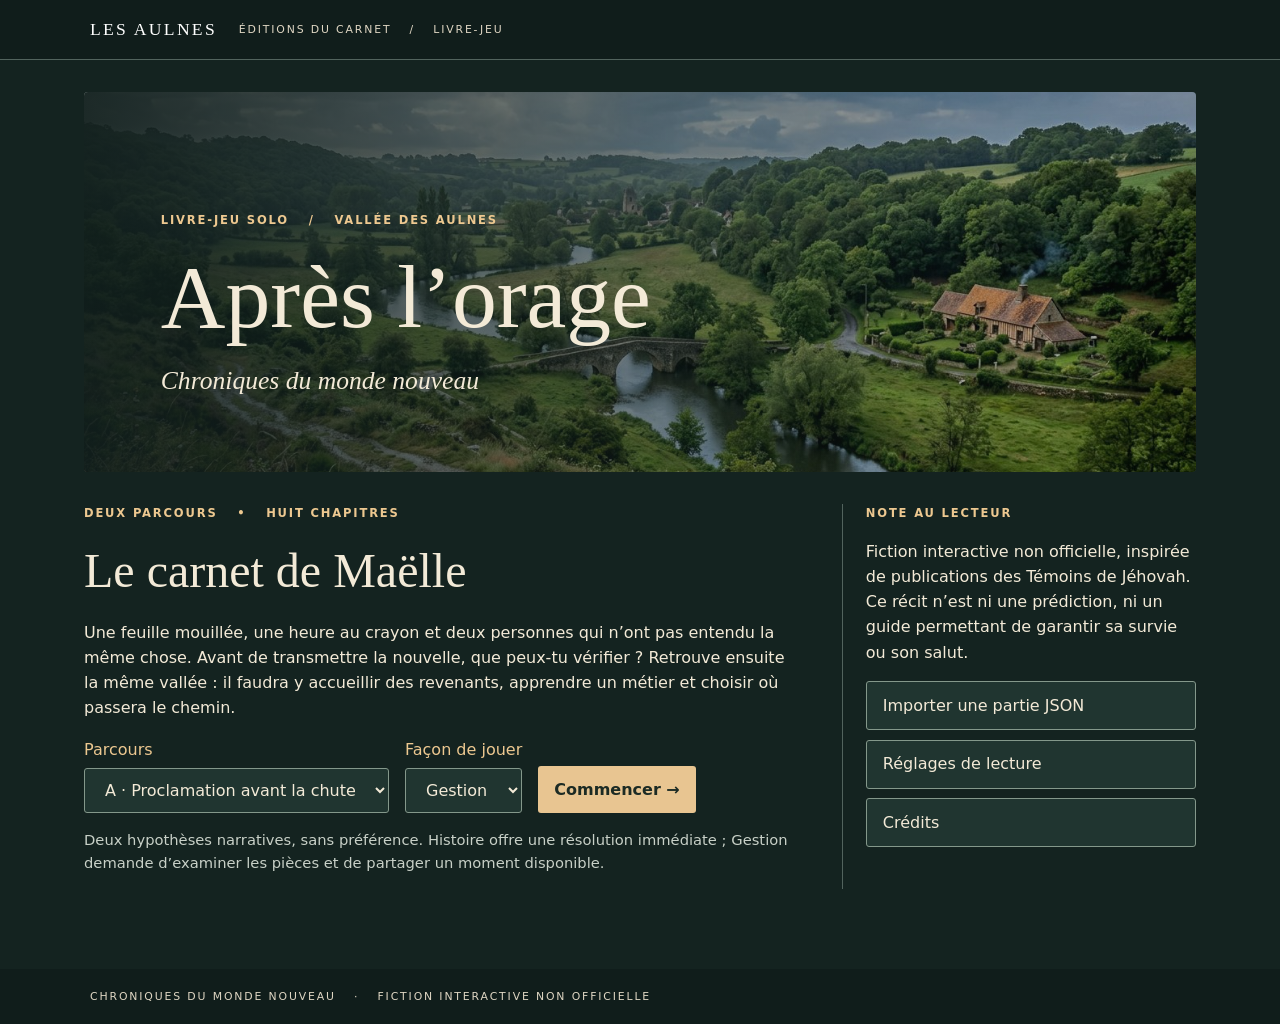
<file: index.html>
<!doctype html>
<html lang="fr">
<head>
<meta charset="utf-8">
<meta name="viewport" content="width=device-width,initial-scale=1">
<title>Après l’orage · Chroniques du monde nouveau — livre-jeu</title>
<meta name="description" content="Fiction interactive non officielle : deux parcours, huit chapitres et sept enquêtes dans la vallée des Aulnes. Jouable hors ligne, sans compte ni traceur.">
<meta name="author" content="Projet Après l’orage">
<meta name="theme-color" content="#142320">
<meta name="robots" content="index,follow">
<link rel="canonical" href="https://aulnes.example.org/livre/">
<meta property="og:url" content="https://aulnes.example.org/livre/">
<meta property="og:type" content="website">
<meta property="og:site_name" content="Après l’orage">
<meta property="og:locale" content="fr_FR">
<meta property="og:title" content="Après l’orage · Chroniques du monde nouveau">
<meta property="og:description" content="Livre-jeu solo en français : 111 feuillets, deux parcours, sept enquêtes. Fiction interactive non officielle, jouable sans compte.">
<meta property="og:image" content="./media/og-vallee.jpg">
<meta property="og:image:width" content="1600">
<meta property="og:image:height" content="672">
<meta property="og:image:alt" content="Une lampe à pétrole éclaire un carnet ouvert près d’une fenêtre embuée.">
<meta name="twitter:card" content="summary_large_image">
<link rel="icon" href="./partage.jpg">
<link rel="apple-touch-icon" href="./partage.jpg">
<link rel="manifest" href="./site.webmanifest">
<link rel="preload" as="image" href="./media/vallee.jpg" fetchpriority="high">
  <script type="module" crossorigin src="./assets/index-BOgrfgDa.js"></script>
  <link rel="stylesheet" crossorigin href="./assets/index-Cshs_Tsp.css">
</head>
<body>
<header><b>LES AULNES</b><span>ÉDITIONS DU CARNET　 /　 LIVRE-JEU</span></header>
<a class="skip" href="#jeu">Aller au récit</a>
<main id="jeu"></main>
<dialog id="panel"><button id="fermer">Fermer ×</button><section id="inside"></section></dialog>
<footer>CHRONIQUES DU MONDE NOUVEAU　 ·　 FICTION INTERACTIVE NON OFFICIELLE</footer>
<noscript><p style="padding:1rem;background:#101d1b;color:#f3ead7">Ce livre-jeu a besoin de JavaScript pour fonctionner. Aucun compte n’est requis et aucune donnée ne quitte votre navigateur.</p></noscript>
</body>
</html>
</file>
<file: assets/index-Cshs_Tsp.css>
:root{color-scheme:dark;--paper:#f3ead7;--gold:#edc890;--line:#52635d}*{box-sizing:border-box}html{scroll-padding-top:.5rem}body{margin:0;background:#142320;color:var(--paper);font:1rem/1.58 system-ui,sans-serif}header,footer{padding:1.2rem max(5vw,calc((100vw - 1100px)/2));background:#101d1b;color:#dfd6c3;font-size:.68rem;letter-spacing:.17em}header{display:flex;align-items:center;gap:2em;border-bottom:1px solid var(--line)}header b{font:1.1rem Georgia;letter-spacing:.13em;color:#fff}main{max-width:1160px;padding:2rem 1.5rem 4rem;margin:auto}.cover,.frame{position:relative;isolation:isolate;background:#263934;border-radius:4px;overflow:hidden}.cover{padding:clamp(2rem,6vw,5rem);min-height:380px;display:flex;justify-content:end;flex-direction:column}.cover img,.frame img{position:absolute;top:0;right:0;bottom:0;left:0;width:100%;height:100%;object-fit:cover;z-index:-2}.cover:before,.frame:before{content:"";position:absolute;top:0;right:0;bottom:0;left:0;background:linear-gradient(90deg,#111f1ded,transparent 115%);z-index:-1}.frame{aspect-ratio:3.4;display:flex;align-items:end;padding:1.4rem}.frame:before{background:linear-gradient(0deg,#13221feb,transparent 60%)}h1,h2,h3{font-family:Georgia,serif;font-weight:400;line-height:1.12}h1{font-size:clamp(3rem,7vw,6rem);margin:.2em 0}.sub{font:italic 1.6rem Georgia}.tag,label,summary{color:var(--gold)}.tag{font-size:.72rem;letter-spacing:.16em;text-transform:uppercase;font-weight:700}.layout{display:grid;grid-template-columns:minmax(0,2fr) minmax(210px,1fr);gap:4vw;margin-top:2rem}h2{font-size:clamp(2rem,4vw,3rem);margin:.45em 0}.story p{font:1.2rem/1.68 Georgia,serif}aside{border-left:1px solid var(--line);padding-left:1.4rem}.choices{display:grid;gap:.5rem;margin:1.2rem 0}button,select{font:inherit;border:1px solid #84988b;background:#203530;color:var(--paper);padding:.68rem 1rem;border-radius:3px;cursor:pointer}button{text-align:left}button:hover{background:#304a40}button:disabled{opacity:.55;cursor:default}.primary{background:#e8c591;color:#1c2b24;border:0;font-weight:650}.primary:hover{background:#fff0ca}button:focus-visible,select:focus-visible,a:focus-visible{outline:3px solid #ffcc73;outline-offset:3px}aside button{display:block;margin:.6em 0;width:100%}.controls{display:flex;gap:1rem;flex-wrap:wrap;align-items:end}.controls label{display:grid;gap:.4rem}dialog{color:var(--paper);background:#1d302b;border:1px solid var(--line);width:min(94vw,650px);max-height:85vh;padding:1.6rem}dialog::backdrop{background:#09130fcb}a{color:var(--gold)}.story p a{text-decoration:underline;color:#ffdda6}.story p a:hover{color:#fff3dc}.piece,.memo{padding:1rem;border-left:3px solid var(--gold);background:#243a32;margin:1rem 0}.quiet{font-size:.92rem;color:#c8d0c7}audio{max-width:100%}small{display:block}section{min-width:0}@media(max-width:700px){.layout{grid-template-columns:1fr;gap:1rem}aside{border:0;border-top:1px solid var(--line);padding:1rem 0}.frame{aspect-ratio:2}.cover{min-height:300px}header span{font-size:.6rem}main{padding:1rem .9rem 2rem}}.zones{display:grid;grid-template-columns:repeat(2,minmax(0,1fr));gap:.6rem}.zones div{border-left:3px solid #c2ac79;background:#293f37;padding:.7rem}.setting{display:block;margin:1rem 0}.setting input[type=range]{display:block;width:min(24rem,95%);accent-color:#d7bc82}.pistes{border-top:1px solid var(--line);padding-top:.8rem}.pistes summary{cursor:pointer;padding:.4rem 0}.pistes small{color:var(--gold);margin-top:.4rem}.pistes p{font:1rem/1.6 Georgia,serif}.sobre .cover img,.sobre .frame img{visibility:hidden}.sobre .cover,.sobre .frame{aspect-ratio:auto;min-height:0;background:#20342e}.sobre .cover{padding:2rem}.grand .story p,.grand dialog p{font-size:1.5rem}.grand button,.grand .memo,.grand .piece{font-size:1.16rem}.alt-scene{font:1rem Georgia;color:#eee;margin:.4rem}.frame:has(.alt-scene){flex-direction:column;align-items:start;justify-content:end}.cadre{padding:.75rem;border:1px solid var(--line);margin:.7rem 0}.fiches-pratiques{margin:1em 0;padding:.65rem 1rem;background:#22352f}.fiches-pratiques summary{cursor:pointer}.cadre select{display:block;max-width:100%;margin:.5rem 0}.cadre p:empty{display:none}.cadre label{color:var(--paper)}.focus-cible{outline:none;margin:.4rem 0}.focus-cible:focus-visible{outline:3px solid #ffcc73;outline-offset:3px}.focus-cible:not(:focus-visible){outline:none}.focus-cible span{display:inline-block;margin:.2rem 0}.skip{position:absolute;left:-9999px}.skip:focus{left:1rem;top:1rem;z-index:9;background:#e8c591;color:#1c2b24;padding:.6rem 1rem;border-radius:3px}.diff{background:#fff;color:#1c2b24;font:inherit}.etapes{padding-left:1.1rem}.etapes li{margin:.25rem 0}.etapes .ici{font-weight:700}.contraste{background:#000;color:#fff8e7}.contraste header,.contraste footer{background:#000;color:#fff8e7}.contraste .piece,.contraste .memo{background:#0d0d0d;border-left-color:#ffe08a}.contraste .tag,.contraste label,.contraste summary{color:#ffe08a}.contraste button,.contraste select{background:#000;color:#fff8e7;border:2px solid #fff8e7}.contraste .primary{background:#ffe08a;color:#000;border:2px solid #ffe08a}.contraste dialog{background:#000;border:2px solid #fff8e7}.contraste a{color:#ffe08a}.contraste .cover:before,.contraste .frame:before{background:#000c}#jeu{min-height:80svh}
</file>
